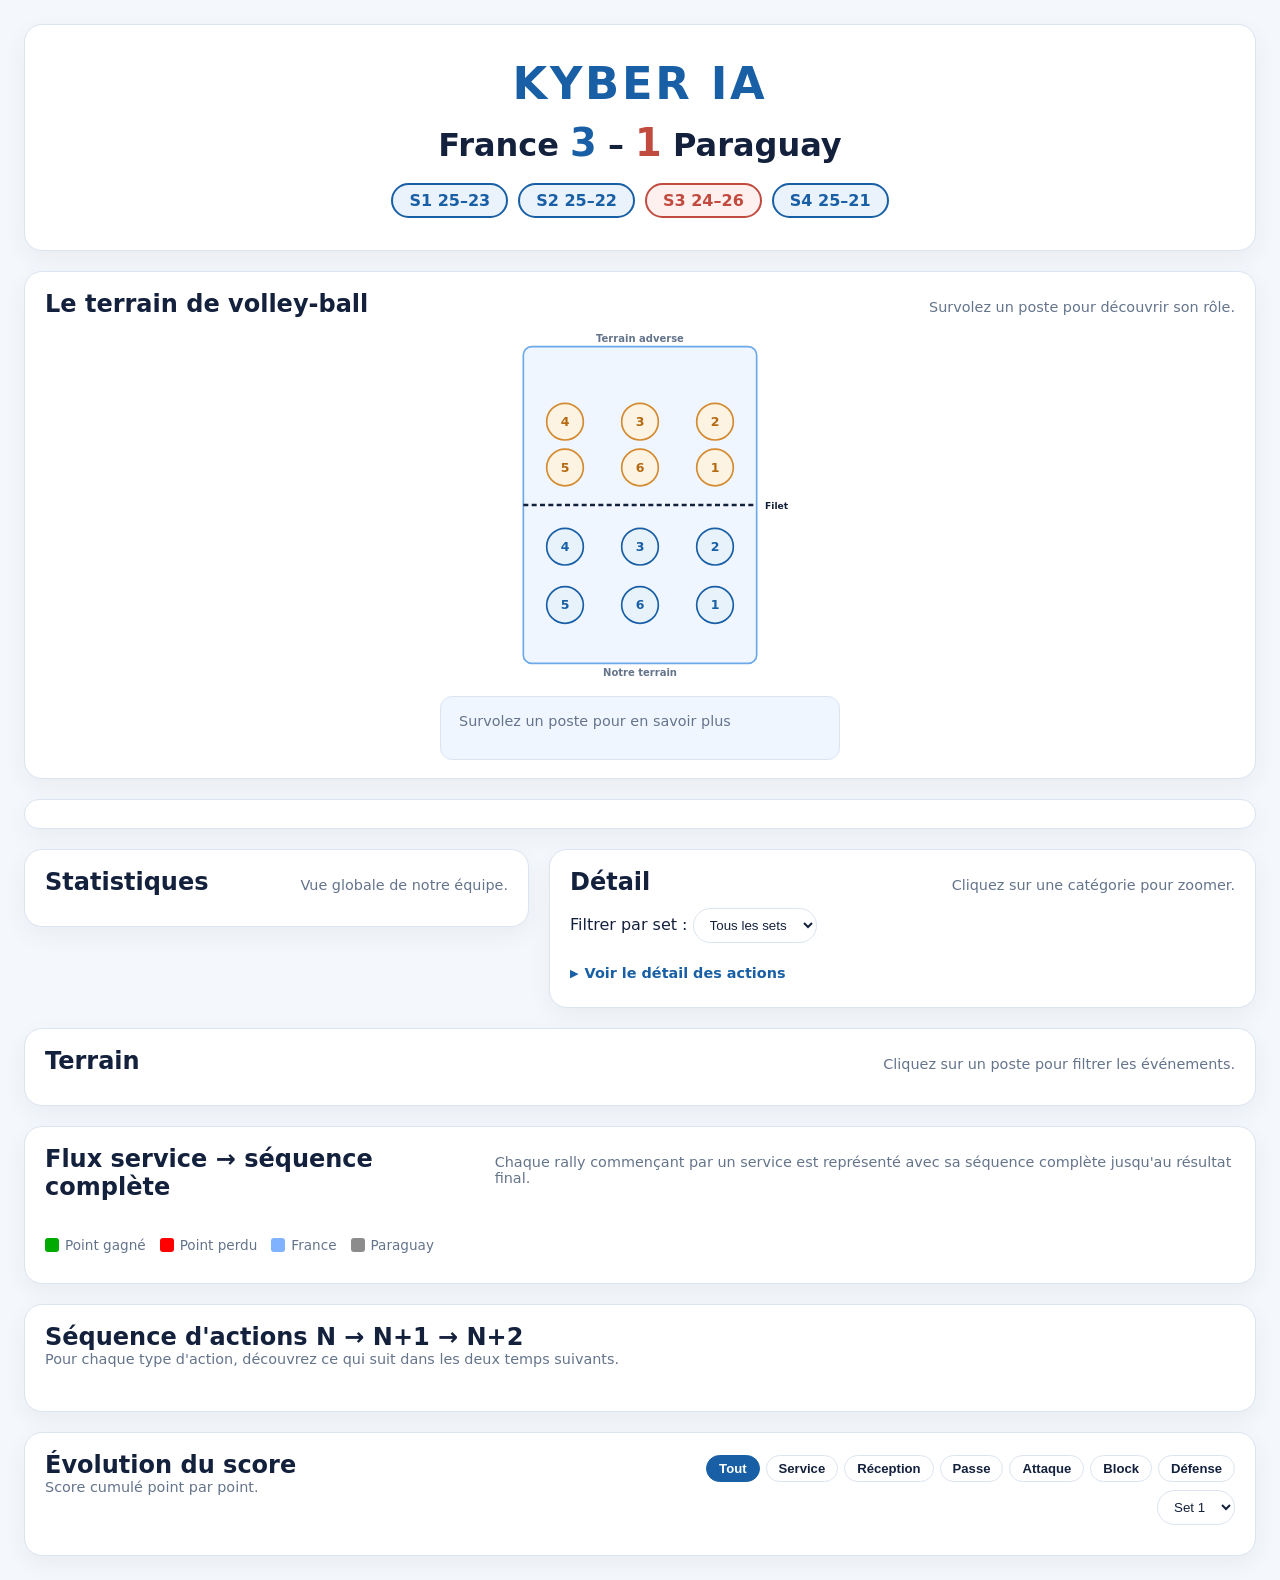
<file: index.html>
<!DOCTYPE html>
<html lang="fr">
  <head>
    <meta charset="UTF-8" />
    <meta http-equiv="refresh" content="0; url=javascript/index.html" />
    <title>DataViz KyberIA</title>
    <style>
      body { font-family: system-ui, sans-serif; display: flex; align-items: center; justify-content: center; min-height: 100vh; margin: 0; background: #f4f7fb; color: #102a43; }
      .container { text-align: center; max-width: 420px; padding: 24px; background: white; border-radius: 18px; box-shadow: 0 18px 60px rgba(16, 42, 67, 0.12); }
      a { color: #185fa5; text-decoration: none; font-weight: 700; }
    </style>
  </head>
  <body>
    <div class="container">
      <h1>DataViz KyberIA</h1>
      <p>Redirection vers le dashboard JavaScript...</p>
      <p><a href="javascript/index.html">Vers le projet JavaScript</a></p>
      <p>Les fichiers Python Streamlit sont dans <code>python_streamlit/</code>.</p>
    </div>
  </body>
</html>
</file>
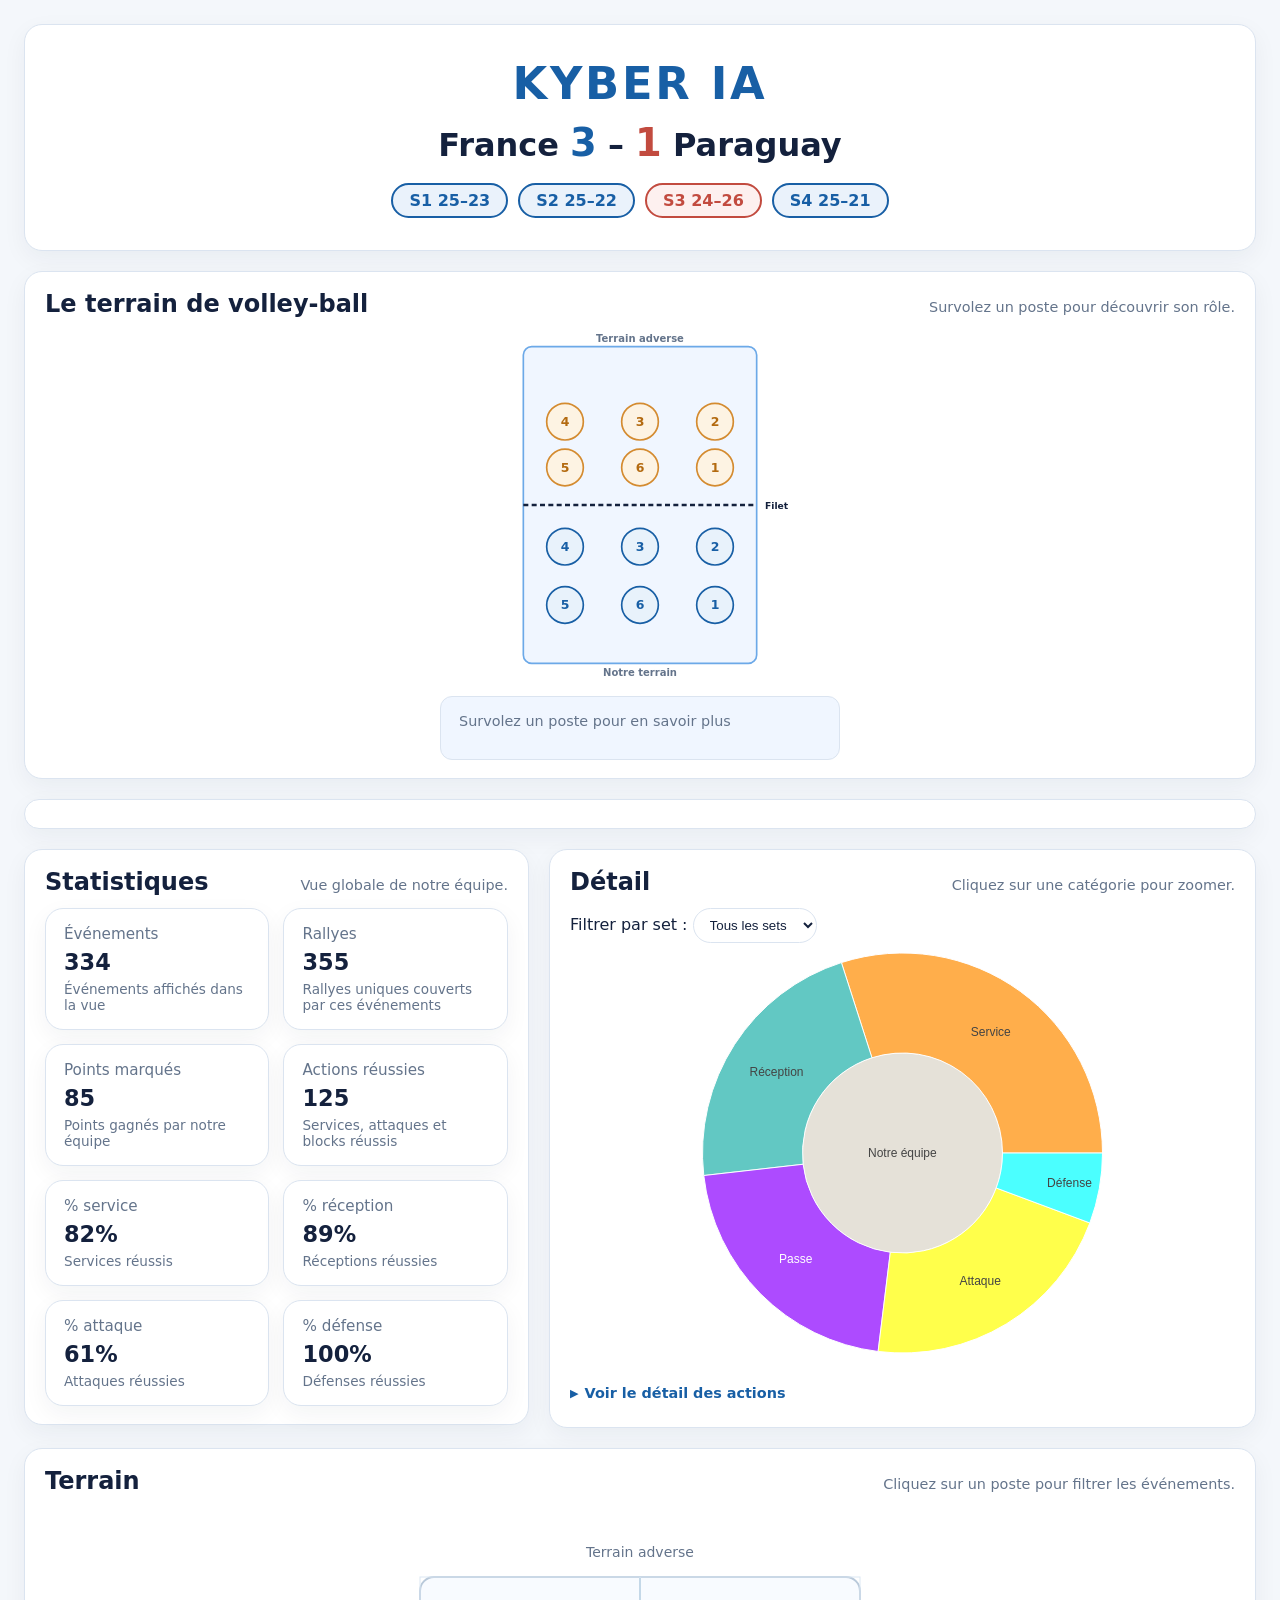
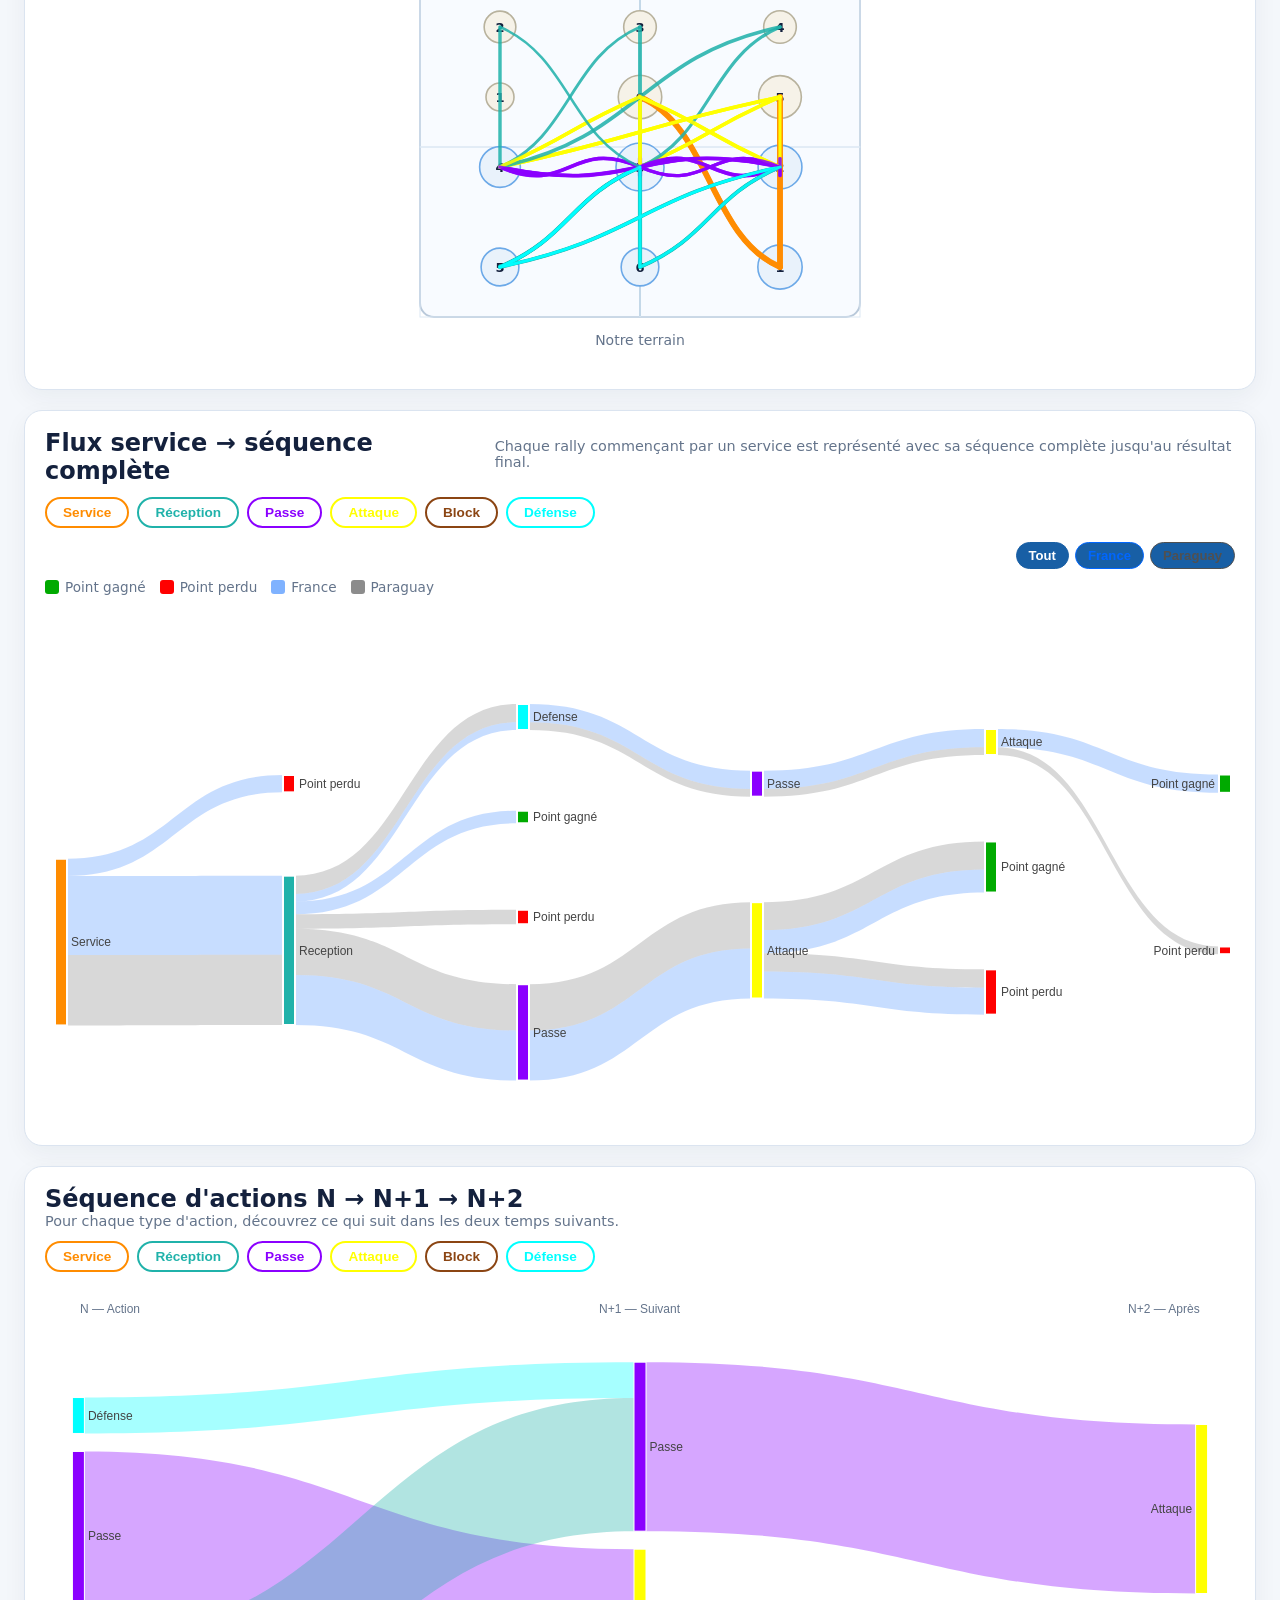
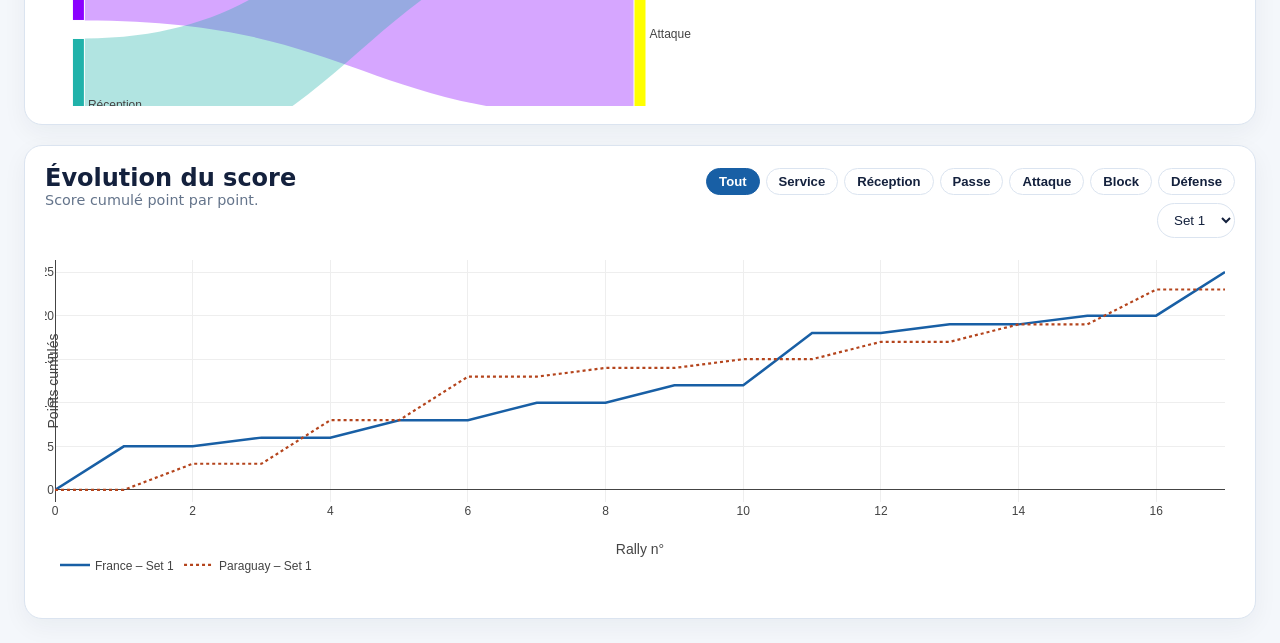
<file: javascript/index.html>
<!DOCTYPE html>
<html lang="fr">
  <head>
    <meta charset="UTF-8" />
    <meta name="viewport" content="width=device-width, initial-scale=1.0" />
    <title>Volley Analytics</title>
    <link rel="stylesheet" href="styles.css" />
    <script src="https://cdn.plot.ly/plotly-2.35.1.min.js"></script>
  </head>
  <body>
    <div class="app-shell">
      <header class="hero">
        <div class="hero-content">
          <p class="hero-brand">Kyber IA</p>
          <h1>France <span class="score-win">3</span> – <span class="score-loss">1</span> Paraguay</h1>
          <div class="set-scores">
            <span class="set-badge win">S1 25–23</span>
            <span class="set-badge win">S2 25–22</span>
            <span class="set-badge loss">S3 24–26</span>
            <span class="set-badge win">S4 25–21</span>
          </div>
        </div>
      </header>

      <section class="panel explainer-panel">
        <div class="panel-header">
          <h2>Le terrain de volley-ball</h2>
          <p>Survolez un poste pour découvrir son rôle.</p>
        </div>
        <div class="explainer-body">
          <svg viewBox="0 0 480 420" class="explainer-court" xmlns="http://www.w3.org/2000/svg">
            <!-- Court background -->
            <rect x="100" y="20" width="280" height="380" rx="10" fill="#f0f6ff" stroke="#6ca9e8" stroke-width="2"/>
            <!-- Net -->
            <line x1="100" y1="210" x2="380" y2="210" stroke="#14213d" stroke-width="3" stroke-dasharray="6,4"/>
            <text x="390" y="215" font-size="11" fill="#14213d" font-weight="700">Filet</text>
            <!-- Zone labels -->
            <text x="240" y="14" text-anchor="middle" font-size="12" fill="#64748b" font-weight="600">Terrain adverse</text>
            <text x="240" y="415" text-anchor="middle" font-size="12" fill="#64748b" font-weight="600">Notre terrain</text>
            <!-- Opponent positions (top) -->
            <g class="court-pos-group" data-pos="4" data-side="opp" style="cursor:pointer">
              <circle cx="150" cy="110" r="22" fill="#fdf3e3" stroke="#d48b30" stroke-width="2"/>
              <text x="150" y="115" text-anchor="middle" font-size="15" font-weight="800" fill="#b36a10" style="pointer-events:none">4</text>
            </g>
            <g class="court-pos-group" data-pos="3" data-side="opp" style="cursor:pointer">
              <circle cx="240" cy="110" r="22" fill="#fdf3e3" stroke="#d48b30" stroke-width="2"/>
              <text x="240" y="115" text-anchor="middle" font-size="15" font-weight="800" fill="#b36a10" style="pointer-events:none">3</text>
            </g>
            <g class="court-pos-group" data-pos="2" data-side="opp" style="cursor:pointer">
              <circle cx="330" cy="110" r="22" fill="#fdf3e3" stroke="#d48b30" stroke-width="2"/>
              <text x="330" y="115" text-anchor="middle" font-size="15" font-weight="800" fill="#b36a10" style="pointer-events:none">2</text>
            </g>
            <g class="court-pos-group" data-pos="5" data-side="opp" style="cursor:pointer">
              <circle cx="150" cy="165" r="22" fill="#fdf3e3" stroke="#d48b30" stroke-width="2"/>
              <text x="150" y="170" text-anchor="middle" font-size="15" font-weight="800" fill="#b36a10" style="pointer-events:none">5</text>
            </g>
            <g class="court-pos-group" data-pos="6" data-side="opp" style="cursor:pointer">
              <circle cx="240" cy="165" r="22" fill="#fdf3e3" stroke="#d48b30" stroke-width="2"/>
              <text x="240" y="170" text-anchor="middle" font-size="15" font-weight="800" fill="#b36a10" style="pointer-events:none">6</text>
            </g>
            <g class="court-pos-group" data-pos="1" data-side="opp" style="cursor:pointer">
              <circle cx="330" cy="165" r="22" fill="#fdf3e3" stroke="#d48b30" stroke-width="2"/>
              <text x="330" y="170" text-anchor="middle" font-size="15" font-weight="800" fill="#b36a10" style="pointer-events:none">1</text>
            </g>
            <!-- Our positions (bottom) -->
            <g class="court-pos-group" data-pos="4" data-side="own" style="cursor:pointer">
              <circle cx="150" cy="260" r="22" fill="#e8f2fb" stroke="#185fa5" stroke-width="2"/>
              <text x="150" y="265" text-anchor="middle" font-size="15" font-weight="800" fill="#185fa5" style="pointer-events:none">4</text>
            </g>
            <g class="court-pos-group" data-pos="3" data-side="own" style="cursor:pointer">
              <circle cx="240" cy="260" r="22" fill="#e8f2fb" stroke="#185fa5" stroke-width="2"/>
              <text x="240" y="265" text-anchor="middle" font-size="15" font-weight="800" fill="#185fa5" style="pointer-events:none">3</text>
            </g>
            <g class="court-pos-group" data-pos="2" data-side="own" style="cursor:pointer">
              <circle cx="330" cy="260" r="22" fill="#e8f2fb" stroke="#185fa5" stroke-width="2"/>
              <text x="330" y="265" text-anchor="middle" font-size="15" font-weight="800" fill="#185fa5" style="pointer-events:none">2</text>
            </g>
            <g class="court-pos-group" data-pos="5" data-side="own" style="cursor:pointer">
              <circle cx="150" cy="330" r="22" fill="#e8f2fb" stroke="#185fa5" stroke-width="2"/>
              <text x="150" y="335" text-anchor="middle" font-size="15" font-weight="800" fill="#185fa5" style="pointer-events:none">5</text>
            </g>
            <g class="court-pos-group" data-pos="6" data-side="own" style="cursor:pointer">
              <circle cx="240" cy="330" r="22" fill="#e8f2fb" stroke="#185fa5" stroke-width="2"/>
              <text x="240" y="335" text-anchor="middle" font-size="15" font-weight="800" fill="#185fa5" style="pointer-events:none">6</text>
            </g>
            <g class="court-pos-group" data-pos="1" data-side="own" style="cursor:pointer">
              <circle cx="330" cy="330" r="22" fill="#e8f2fb" stroke="#185fa5" stroke-width="2"/>
              <text x="330" y="335" text-anchor="middle" font-size="15" font-weight="800" fill="#185fa5" style="pointer-events:none">1</text>
            </g>
          </svg>
          <div id="courtHoverInfo" class="court-hover-info">
            <span class="court-hover-hint">Survolez un poste pour en savoir plus</span>
          </div>
        </div>
      </section>

      <section id="filtersSummary" class="summary"></section>

      <div class="kpi-sunburst-grid">
        <article class="panel">
          <div class="panel-header">
            <h2>Statistiques</h2>
            <p>Vue globale de notre équipe.</p>
          </div>
          <section id="kpiGrid" class="kpi-grid"></section>
        </article>

        <article class="panel">
          <div class="panel-header">
            <h2>Détail</h2>
            <p>Cliquez sur une catégorie pour zoomer.</p>
          </div>
          <div class="detail-filter">
            <label for="setFilterSelect">Filtrer par set :</label>
            <select id="setFilterSelect" class="score-select">
              <option value="">Tous les sets</option>
              <option value="1">Set 1</option>
              <option value="2">Set 2</option>
              <option value="3">Set 3</option>
              <option value="4">Set 4</option>
            </select>
          </div>
          <div id="sunburstChart"></div>
          <details class="detail-collapse">
            <summary>Voir le détail des actions</summary>
            <div id="detailList"></div>
            <div id="detailTable"></div>
          </details>
        </article>
      </div>

      <section class="panel">
        <div class="panel-header">
          <h2>Terrain</h2>
          <p>Cliquez sur un poste pour filtrer les événements.</p>
        </div>
        <div id="courtContainer"></div>
      </section>

      <section class="panel">
        <div class="panel-header">
          <h2>Flux service → séquence complète</h2>
          <p>Chaque rally commençant par un service est représenté avec sa séquence complète jusqu'au résultat final.</p>
        </div>
        <div id="serviceSeqLegend" class="action-seq-legend"></div>
        <div id="serviceTeamFilter" class="score-cat-filter" style="margin-bottom:10px;"></div>
        <div class="ssi-row">
          <span class="ssi-item"><span class="ssi-dot" style="background:#00AA00"></span>Point gagné</span>
          <span class="ssi-item"><span class="ssi-dot" style="background:#FF0000"></span>Point perdu</span>
          <span class="ssi-item"><span class="ssi-dot" style="background:rgba(0,102,255,0.5)"></span>France</span>
          <span class="ssi-item"><span class="ssi-dot" style="background:rgba(0,0,0,0.45)"></span>Paraguay</span>
        </div>
        <div id="serviceSequenceSankey"></div>
      </section>

      <section class="panel">
        <div class="panel-header">
          <div>
            <h2>Séquence d'actions N → N+1 → N+2</h2>
            <p>Pour chaque type d'action, découvrez ce qui suit dans les deux temps suivants.</p>
          </div>
        </div>
        <div id="actionSeqLegend" class="action-seq-legend"></div>
        <div id="actionSequenceSankey"></div>
      </section>

      <section class="panel">
        <div class="panel-header">
          <div>
            <h2>Évolution du score</h2>
            <p>Score cumulé point par point.</p>
          </div>
          <div class="panel-controls">
            <div id="scoreCategoryFilter" class="score-cat-filter">
              <button class="score-cat-btn active" data-cat="">Tout</button>
              <button class="score-cat-btn" data-cat="Service">Service</button>
              <button class="score-cat-btn" data-cat="Reception">Réception</button>
              <button class="score-cat-btn" data-cat="Passe">Passe</button>
              <button class="score-cat-btn" data-cat="Attaque">Attaque</button>
              <button class="score-cat-btn" data-cat="Block">Block</button>
              <button class="score-cat-btn" data-cat="Defense">Défense</button>
            </div>
            <select id="scoreSetSelect" class="score-select">
              <option value="1">Set 1</option>
              <option value="2">Set 2</option>
              <option value="3">Set 3</option>
              <option value="4">Set 4</option>
            </select>
          </div>
        </div>
        <div id="scoreboardChart"></div>
        <div id="scoreCatLegend" class="score-cat-legend"></div>
      </section>
    </div>

    <script src="app.js"></script>
  </body>
</html>
</file>
<file: javascript/styles.css>
:root {
  color-scheme: light;
  --bg: #f4f7fb;
  --surface: #ffffff;
  --ink: #14213d;
  --muted: #64748b;
  --border: #dbe4f0;
  --primary: #185fa5;
  --accent: #d85a30;
}

* { box-sizing: border-box; }
body {
  margin: 0;
  font-family: Inter, system-ui, -apple-system, BlinkMacSystemFont, "Segoe UI", sans-serif;
  background: var(--bg);
  color: var(--ink);
}

.app-shell {
  max-width: 1400px;
  margin: 0 auto;
  padding: 24px;
  display: grid;
  gap: 20px;
}

.hero, .panel, .summary, .kpi-card {
  background: var(--surface);
  border: 1px solid var(--border);
  border-radius: 18px;
  box-shadow: 0 8px 24px rgba(20, 33, 61, 0.05);
}

.hero {
  padding: 32px 28px;
  display: flex;
  justify-content: center;
  align-items: center;
  text-align: center;
}

.hero-content {
  display: flex;
  flex-direction: column;
  align-items: center;
  gap: 6px;
}

.hero-brand {
  font-size: 2.8rem;
  font-weight: 900;
  letter-spacing: 0.06em;
  color: var(--primary);
  text-transform: uppercase;
  margin: 0 0 4px;
}

.hero h1 { font-size: 2rem; }
.score-win  { color: #185fa5; font-weight: 900; font-size: 2.4rem; }
.score-loss { color: #c24b3f; font-weight: 900; font-size: 2.4rem; }

.set-scores {
  display: flex;
  gap: 10px;
  margin-top: 12px;
  flex-wrap: wrap;
}
.set-badge {
  padding: 6px 16px;
  border-radius: 999px;
  font-size: 1rem;
  font-weight: 700;
  border: 2px solid;
}
.set-badge.win  { color: #185fa5; border-color: #185fa5; background: #eaf2fb; }
.set-badge.loss { color: #c24b3f; border-color: #c24b3f; background: #fdf0ef; }

.detail-collapse {
  margin-top: 14px;
}
.detail-collapse summary {
  cursor: pointer;
  font-size: 0.9rem;
  font-weight: 600;
  color: var(--primary);
  padding: 8px 0;
  user-select: none;
  list-style: none;
  display: flex;
  align-items: center;
  gap: 6px;
}
.detail-collapse summary::before {
  content: "▶";
  font-size: 0.7rem;
  transition: transform 0.2s;
}
.detail-collapse[open] summary::before {
  transform: rotate(90deg);
}


h1, h2, h3, p { margin: 0; }
.subtitle { margin-top: 6px; color: var(--muted); max-width: 720px; }
.badge {
  background: linear-gradient(135deg, #185fa5, #2f6fbf);
  color: white;
  padding: 10px 14px;
  border-radius: 999px;
  font-weight: 700;
}

.summary {
  padding: 14px 18px;
  color: var(--muted);
}

.kpi-sunburst-grid {
  display: grid;
  grid-template-columns: 1fr 1.4fr;
  gap: 20px;
  align-items: start;
}

.kpi-grid {
  display: grid;
  grid-template-columns: repeat(2, 1fr);
  gap: 14px;
}
.kpi-card {
  padding: 16px 18px;
  display: flex;
  flex-direction: column;
  gap: 6px;
}
.kpi-card .value { font-size: 1.4rem; font-weight: 800; }
.kpi-card .label { color: var(--muted); font-size: 0.95rem; }
.kpi-card .hint { color: var(--muted); font-size: 0.85rem; }

.main-grid {
  display: grid;
  grid-template-columns: 1.2fr 1fr;
  gap: 20px;
}

.panel { padding: 18px 20px; }
.panel-header { display: flex; justify-content: space-between; align-items: baseline; gap: 10px; margin-bottom: 12px; }
.panel-header p { color: var(--muted); font-size: 0.9rem; }
.score-select {
  border: 1px solid var(--border);
  border-radius: 999px;
  padding: 8px 12px;
  color: var(--ink);
  background: var(--surface);
}

#courtContainer svg, #sunburstChart, #aggregatedSankey, #scoreboardChart {
  width: 100%;
}

#detailList {
  margin-top: 12px;
  display: grid;
  gap: 8px;
}
.detail-item {
  padding: 10px 12px;
  border: 1px solid var(--border);
  border-radius: 12px;
  background: #f8fafc;
}
.detail-strong { font-weight: 700; }

#detailTable table {
  width: 100%;
  border-collapse: collapse;
  margin-top: 12px;
}
#detailTable th, #detailTable td {
  padding: 8px 10px;
  border-bottom: 1px solid var(--border);
  text-align: left;
}
#detailTable th { color: var(--muted); font-size: 0.9rem; }

@media (max-width: 1100px) {
  .kpi-sunburst-grid { grid-template-columns: 1fr; }
  .kpi-grid { grid-template-columns: repeat(2, minmax(0, 1fr)); }
}

@media (max-width: 720px) {
  .app-shell { padding: 14px; }
  .kpi-grid { grid-template-columns: 1fr; }
  .hero { flex-direction: column; align-items: flex-start; gap: 12px; }
}

.explainer-body {
  display: flex;
  flex-direction: column;
  align-items: center;
  gap: 16px;
  margin-top: 8px;
}

.explainer-court {
  width: 100%;
  max-width: 400px;
}

.court-hover-info {
  width: 100%;
  max-width: 400px;
  min-height: 64px;
  padding: 14px 18px;
  border-radius: 12px;
  background: #f0f6ff;
  border: 1px solid var(--border);
  transition: background 0.2s;
}

.court-hover-hint {
  color: var(--muted);
  font-size: 0.9rem;
}

.court-hover-pos {
  display: block;
  font-size: 1rem;
  color: var(--primary);
  margin-bottom: 4px;
}

.court-hover-desc {
  color: var(--muted);
  font-size: 0.88rem;
  line-height: 1.55;
  margin: 0;
}

.panel-controls {
  display: flex;
  flex-direction: column;
  align-items: flex-end;
  gap: 8px;
}

.score-cat-filter {
  display: flex;
  gap: 6px;
  flex-wrap: wrap;
  justify-content: flex-end;
}

.score-cat-btn {
  padding: 5px 12px;
  border-radius: 999px;
  border: 1.5px solid var(--border);
  background: var(--surface);
  color: var(--ink);
  font-size: 0.82rem;
  font-weight: 600;
  cursor: pointer;
  transition: border-color 0.15s, color 0.15s, background 0.15s;
}

.score-cat-btn:hover {
  border-color: var(--primary);
  color: var(--primary);
}

.score-cat-btn.active {
  background: var(--primary);
  color: #fff;
  border-color: var(--primary);
}

.score-cat-legend {
  display: flex;
  flex-wrap: wrap;
  gap: 10px;
  margin-top: 10px;
  min-height: 0;
}

.score-cat-legend-item {
  display: flex;
  align-items: center;
  gap: 6px;
  font-size: 0.85rem;
  color: var(--ink);
}

.score-cat-legend-swatch {
  width: 16px;
  height: 16px;
  border-radius: 4px;
  flex-shrink: 0;
}

.action-seq-legend {
  display: flex;
  flex-wrap: wrap;
  gap: 8px;
  margin-bottom: 14px;
}

.action-seq-btn {
  padding: 6px 16px;
  border-radius: 999px;
  border: 2px solid;
  font-size: 0.85rem;
  font-weight: 700;
  cursor: pointer;
  background: transparent;
  transition: color 0.15s, background 0.15s;
}

.action-seq-btn.active {
  color: #fff !important;
}

.ssi-row {
  display: flex;
  flex-wrap: wrap;
  gap: 14px;
  margin-bottom: 12px;
}

.ssi-item {
  display: flex;
  align-items: center;
  gap: 6px;
  font-size: 0.85rem;
  color: var(--muted);
}

.ssi-dot {
  width: 14px;
  height: 14px;
  border-radius: 3px;
  flex-shrink: 0;
}

.legend-grid {
  display: grid;
  grid-template-columns: repeat(auto-fit, minmax(280px, 1fr));
  gap: 20px;
  margin-top: 14px;
  padding: 16px;
  background: #f8fafc;
  border-radius: 8px;
  border: 1px solid var(--border);
}
.legend-section {
  display: flex;
  flex-direction: column;
  gap: 10px;
}
.legend-subsection {
  font-size: 0.8rem;
  font-weight: 800;
  color: var(--ink);
  text-transform: uppercase;
  letter-spacing: 0.08em;
  padding-bottom: 6px;
  border-bottom: 2px solid var(--border);
}
.legend-row {
  display: flex;
  flex-direction: column;
  gap: 8px;
}
.legend-item {
  display: flex;
  align-items: center;
  gap: 12px;
  font-size: 0.95rem;
  color: var(--ink);
  font-weight: 500;
}
.legend-color {
  width: 28px;
  height: 28px;
  border-radius: 6px;
  flex-shrink: 0;
  box-shadow: 0 2px 4px rgba(20, 33, 61, 0.1);
}
</file>
